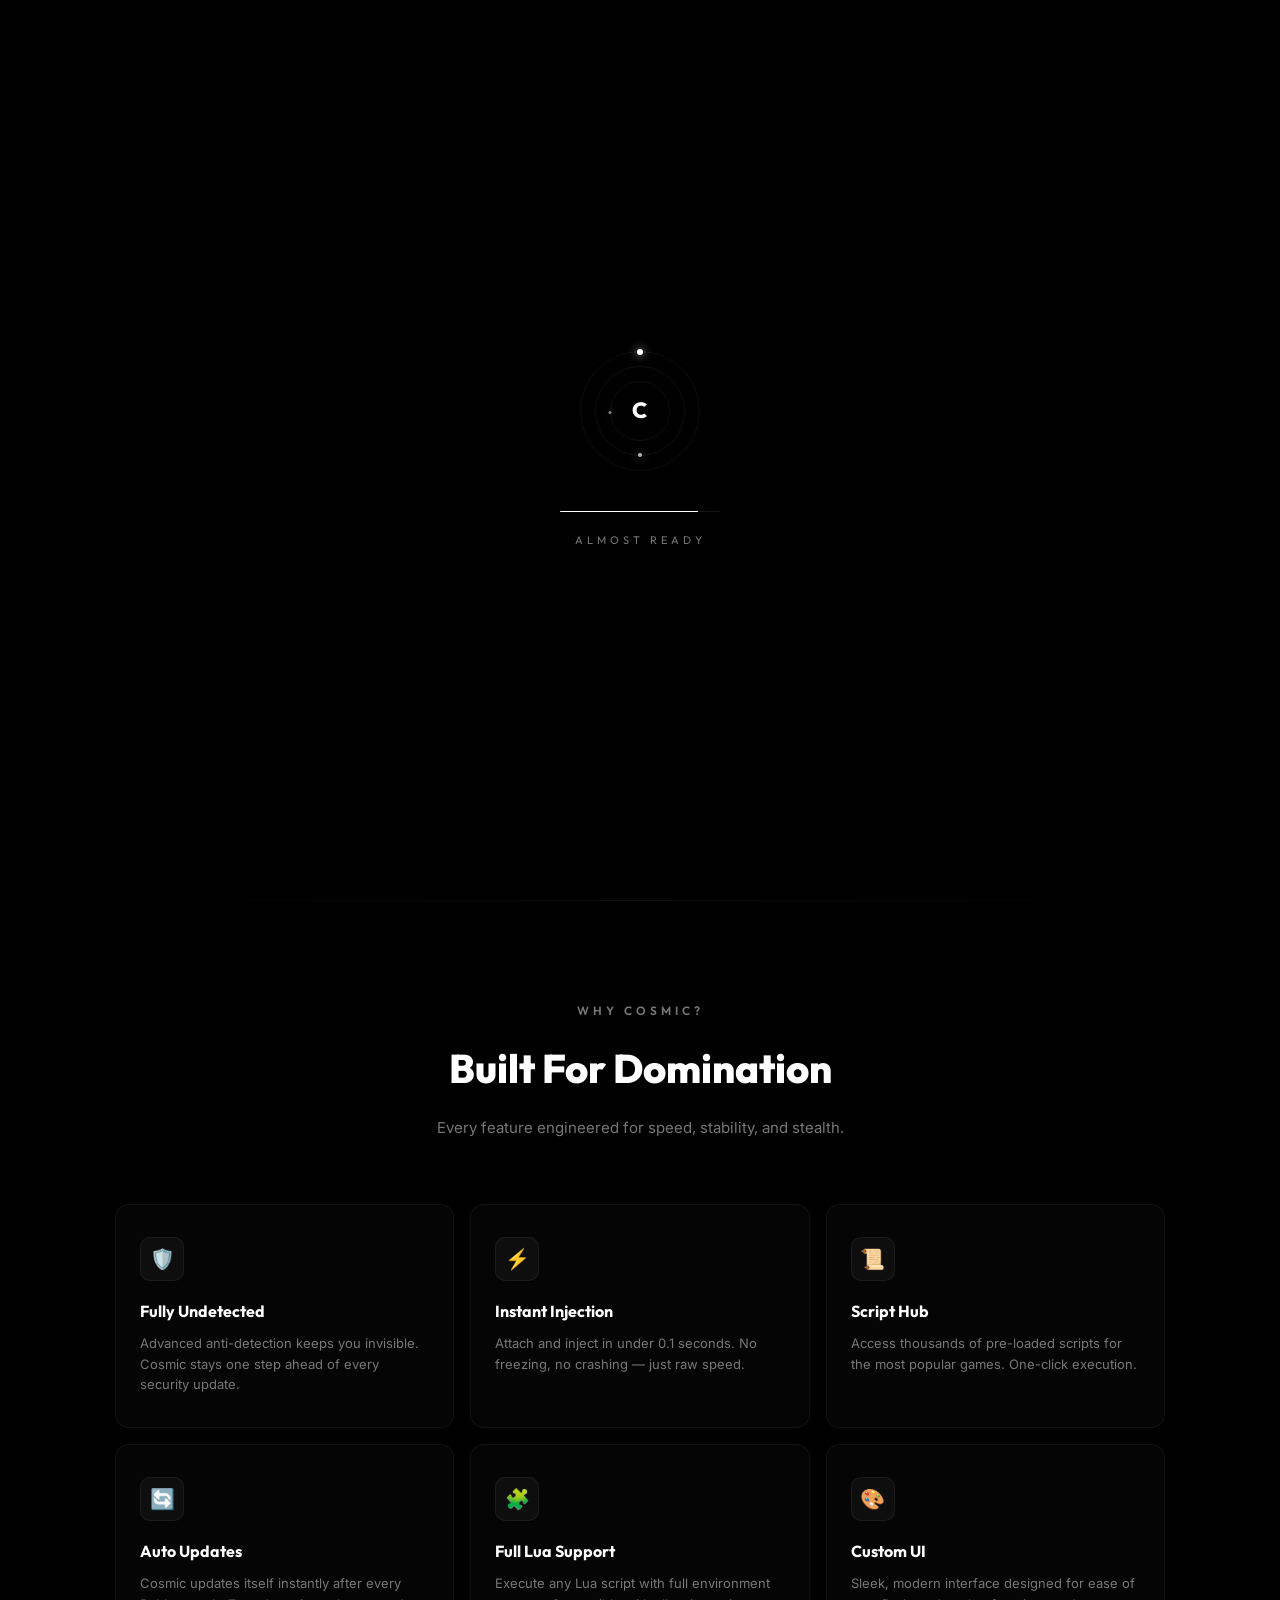
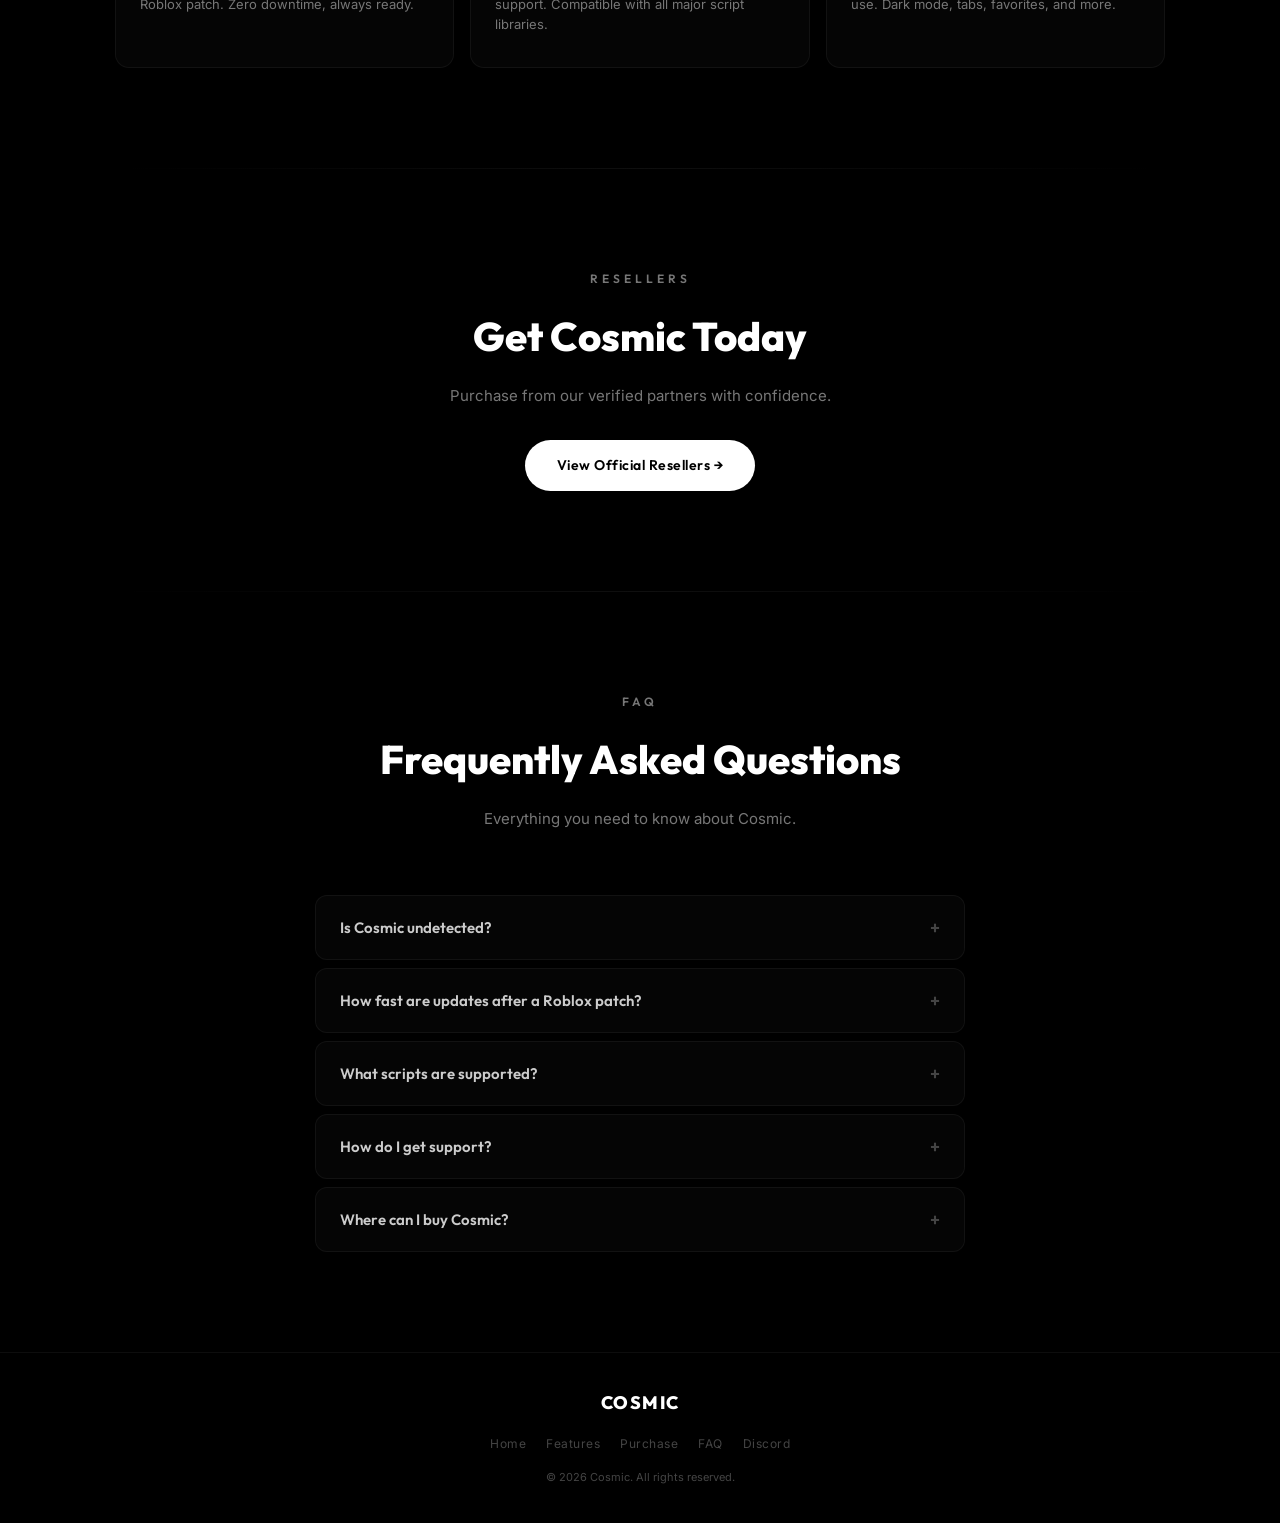
<file: index.html>
<!DOCTYPE html>
<html lang="en">
<head>
    <meta charset="UTF-8">
    <meta name="viewport" content="width=device-width, initial-scale=1.0">
    <title>Cosmic — The Future of Roblox Execution</title>
    <meta name="description" content="The most powerful and undetected Roblox executor.">
    <link rel="stylesheet" href="styles.css">
    <link rel="icon" type="image/png" href="cosmiclogo.png">
</head>
<body>

    <div id="loader">
        <div class="loader-logo">
            <div class="loader-orbit"></div>
            <div class="loader-orbit"></div>
            <div class="loader-orbit"></div>
            <span class="loader-center-text">C</span>
        </div>
        <div class="loader-progress">
            <div class="loader-progress-fill"></div>
        </div>
        <span class="loader-status">Initializing</span>
    </div>

    <nav class="navbar" id="navbar">
        <div class="nav-left">
            <a href="#" class="nav-brand">COSMIC</a>
            <div class="nav-status">
                <span class="nav-status-dot"></span>
                <span class="nav-status-text">Online</span>
            </div>
        </div>
        <div class="nav-right" id="navLinks">
            <a href="#features" class="nav-link">
                <svg viewBox="0 0 24 24" fill="none" stroke="currentColor" stroke-width="2" stroke-linecap="round" stroke-linejoin="round"><polygon points="12 2 2 7 12 12 22 7 12 2"></polygon><polyline points="2 17 12 22 22 17"></polyline><polyline points="2 12 12 17 22 12"></polyline></svg>
                Features
            </a>
            <a href="#faq" class="nav-link">
                <svg viewBox="0 0 24 24" fill="none" stroke="currentColor" stroke-width="2" stroke-linecap="round" stroke-linejoin="round"><circle cx="12" cy="12" r="10"></circle><path d="M9.09 9a3 3 0 0 1 5.83 1c0 2-3 3-3 3"></path><line x1="12" y1="17" x2="12.01" y2="17"></line></svg>
                FAQ
            </a>
            <a href="https://discord.gg/getcosmic" target="_blank" class="nav-link">
                <svg viewBox="0 0 24 24" fill="currentColor"><path d="M20.317 4.3698a19.7913 19.7913 0 00-4.8851-1.5152.0741.0741 0 00-.0785.0371c-.211.3753-.4447.8648-.6083 1.2495-1.8447-.2762-3.68-.2762-5.4868 0-.1636-.3933-.4058-.8742-.6177-1.2495a.077.077 0 00-.0785-.037 19.7363 19.7363 0 00-4.8852 1.515.0699.0699 0 00-.0321.0277C.5334 9.0458-.319 13.5799.0992 18.0578a.0824.0824 0 00.0312.0561c2.0528 1.5076 4.0413 2.4228 5.9929 3.0294a.0777.0777 0 00.0842-.0276c.4616-.6304.8731-1.2952 1.226-1.9942a.076.076 0 00-.0416-.1057c-.6528-.2476-1.2743-.5495-1.8722-.8923a.077.077 0 01-.0076-.1277c.1258-.0943.2517-.1923.3718-.2914a.0743.0743 0 01.0776-.0105c3.9278 1.7933 8.18 1.7933 12.0614 0a.0739.0739 0 01.0785.0095c.1202.099.246.1981.3728.2924a.077.077 0 01-.0066.1276 12.2986 12.2986 0 01-1.873.8914.0766.0766 0 00-.0407.1067c.3604.698.7719 1.3628 1.225 1.9932a.076.076 0 00.0842.0286c1.961-.6067 3.9495-1.5219 6.0023-3.0294a.077.077 0 00.0313-.0552c.5004-5.177-.8382-9.6739-3.5485-13.6604a.061.061 0 00-.0312-.0286zM8.02 15.3312c-1.1825 0-2.1569-1.0857-2.1569-2.419 0-1.3332.9555-2.4189 2.157-2.4189 1.2108 0 2.1757 1.0952 2.1568 2.419 0 1.3332-.9555 2.4189-2.1569 2.4189zm7.9748 0c-1.1825 0-2.1569-1.0857-2.1569-2.419 0-1.3332.9554-2.4189 2.1569-2.4189 1.2108 0 2.1757 1.0952 2.1568 2.419 0 1.3332-.946 2.4189-2.1568 2.4189Z"/></svg>
                Discord
            </a>
            <a href="resellers.html" class="nav-link">
                <svg viewBox="0 0 24 24" fill="none" stroke="currentColor" stroke-width="2" stroke-linecap="round" stroke-linejoin="round"><circle cx="9" cy="21" r="1"></circle><circle cx="20" cy="21" r="1"></circle><path d="M1 1h4l2.68 13.39a2 2 0 0 0 2 1.61h9.72a2 2 0 0 0 2-1.61L23 6H6"></path></svg>
                Purchase
            </a>
            <a href="resellers.html" class="nav-cta">
                <svg viewBox="0 0 24 24" fill="none" stroke="currentColor" stroke-width="2" stroke-linecap="round" stroke-linejoin="round"><path d="M21 15v4a2 2 0 0 1-2 2H5a2 2 0 0 1-2-2v-4"></path><polyline points="7 10 12 15 17 10"></polyline><line x1="12" y1="15" x2="12" y2="3"></line></svg>
                Get Cosmic
            </a>
        </div>
        <button class="hamburger" id="hamburger" aria-label="Menu">
            <span></span>
            <span></span>
            <span></span>
        </button>
    </nav>

    <canvas id="starCanvas"></canvas>

    <section class="hero" id="home">
        <div class="hero-glow hero-glow-1"></div>
        <div class="hero-glow hero-glow-2"></div>
        <div class="hero-content">
            <div class="hero-badge">
                <span class="dot"></span>
                Now Available
            </div>
            <h1 class="hero-title">
                <span class="hero-title-text">COSMIC</span>
            </h1>
            <p class="hero-subtitle">The most powerful and undetected Roblox executor. Dominate every server with lightning-fast execution.</p>
            <div class="hero-buttons">
                <a href="#purchase" class="btn-primary">
                    <svg width="16" height="16" viewBox="0 0 24 24" fill="none" stroke="currentColor" stroke-width="2" stroke-linecap="round" stroke-linejoin="round"><path d="M21 15v4a2 2 0 0 1-2 2H5a2 2 0 0 1-2-2v-4"></path><polyline points="7 10 12 15 17 10"></polyline><line x1="12" y1="15" x2="12" y2="3"></line></svg>
                    Get Cosmic Now
                </a>
                <a href="#features" class="btn-secondary">Explore Features</a>
            </div>
            <div class="hero-stats">
                <div class="stat-item">
                    <div class="stat-number">99.9%</div>
                    <div class="stat-label">Uptime</div>
                </div>
                <div class="stat-item">
                    <div class="stat-number">0.1s</div>
                    <div class="stat-label">Injection</div>
                </div>
                <div class="stat-item">
                    <div class="stat-number">24/7</div>
                    <div class="stat-label">Support</div>
                </div>
            </div>
        </div>
    </section>

    <div class="section-divider"></div>

    <section id="features">
        <div class="section-container">
            <div class="section-header reveal">
                <div class="section-tag">Why Cosmic?</div>
                <h2 class="section-title">Built For Domination</h2>
                <p class="section-desc">Every feature engineered for speed, stability, and stealth.</p>
            </div>
            <div class="features-grid">
                <div class="feature-card reveal reveal-delay-1">
                    <div class="feature-icon">🛡️</div>
                    <h3 class="feature-title">Fully Undetected</h3>
                    <p class="feature-desc">Advanced anti-detection keeps you invisible. Cosmic stays one step ahead of every security update.</p>
                </div>
                <div class="feature-card reveal reveal-delay-2">
                    <div class="feature-icon">⚡</div>
                    <h3 class="feature-title">Instant Injection</h3>
                    <p class="feature-desc">Attach and inject in under 0.1 seconds. No freezing, no crashing — just raw speed.</p>
                </div>
                <div class="feature-card reveal reveal-delay-3">
                    <div class="feature-icon">📜</div>
                    <h3 class="feature-title">Script Hub</h3>
                    <p class="feature-desc">Access thousands of pre-loaded scripts for the most popular games. One-click execution.</p>
                </div>
                <div class="feature-card reveal reveal-delay-1">
                    <div class="feature-icon">🔄</div>
                    <h3 class="feature-title">Auto Updates</h3>
                    <p class="feature-desc">Cosmic updates itself instantly after every Roblox patch. Zero downtime, always ready.</p>
                </div>
                <div class="feature-card reveal reveal-delay-2">
                    <div class="feature-icon">🧩</div>
                    <h3 class="feature-title">Full Lua Support</h3>
                    <p class="feature-desc">Execute any Lua script with full environment support. Compatible with all major script libraries.</p>
                </div>
                <div class="feature-card reveal reveal-delay-3">
                    <div class="feature-icon">🎨</div>
                    <h3 class="feature-title">Custom UI</h3>
                    <p class="feature-desc">Sleek, modern interface designed for ease of use. Dark mode, tabs, favorites, and more.</p>
                </div>
            </div>
        </div>
    </section>

    <div class="section-divider"></div>

    <section id="purchase">
        <div class="section-container" style="text-align: center;">
            <div class="section-header reveal" style="margin-bottom: 32px;">
                <div class="section-tag">Resellers</div>
                <h2 class="section-title">Get Cosmic Today</h2>
                <p class="section-desc">Purchase from our verified partners with confidence.</p>
            </div>
            <a href="resellers.html" class="btn-primary reveal">
                View Official Resellers →
            </a>
        </div>
    </section>

    <div class="section-divider"></div>

    <section id="faq">
        <div class="section-container">
            <div class="section-header reveal">
                <div class="section-tag">FAQ</div>
                <h2 class="section-title">Frequently Asked Questions</h2>
                <p class="section-desc">Everything you need to know about Cosmic.</p>
            </div>
            <div class="faq-list">
                <div class="faq-item reveal reveal-delay-1">
                    <button class="faq-question">
                        <span>Is Cosmic undetected?</span>
                        <span class="faq-icon">+</span>
                    </button>
                    <div class="faq-answer">
                        <div class="faq-answer-inner">Yes, Cosmic uses advanced anti-detection technology to remain fully undetected. Our team monitors every Roblox update and pushes patches before they can affect you.</div>
                    </div>
                </div>
                <div class="faq-item reveal reveal-delay-2">
                    <button class="faq-question">
                        <span>How fast are updates after a Roblox patch?</span>
                        <span class="faq-icon">+</span>
                    </button>
                    <div class="faq-answer">
                        <div class="faq-answer-inner">Cosmic typically updates within minutes of a Roblox patch. Our automated systems detect changes and push fixes rapidly, so you experience minimal downtime.</div>
                    </div>
                </div>
                <div class="faq-item reveal reveal-delay-3">
                    <button class="faq-question">
                        <span>What scripts are supported?</span>
                        <span class="faq-icon">+</span>
                    </button>
                    <div class="faq-answer">
                        <div class="faq-answer-inner">Cosmic supports all Lua scripts with a full execution environment. It is compatible with popular script hubs and libraries. If a script works on other top-tier executors, it works on Cosmic.</div>
                    </div>
                </div>
                <div class="faq-item reveal reveal-delay-4">
                    <button class="faq-question">
                        <span>How do I get support?</span>
                        <span class="faq-icon">+</span>
                    </button>
                    <div class="faq-answer">
                        <div class="faq-answer-inner"><a href="https://discord.gg/getcosmic" target="_blank" style="color:var(--accent); text-decoration:none;">Join our Discord community</a> for 24/7 support from our team and other users. We also have detailed documentation and video tutorials available.</div>
                    </div>
                </div>
                <div class="faq-item reveal reveal-delay-1">
                    <button class="faq-question">
                        <span>Where can I buy Cosmic?</span>
                        <span class="faq-icon">+</span>
                    </button>
                    <div class="faq-answer">
                        <div class="faq-answer-inner">You can purchase Cosmic from any of our authorized resellers listed in the Purchase section above. Each reseller offers instant key delivery.</div>
                    </div>
                </div>
            </div>
        </div>
    </section>

    <footer class="footer">
        <div class="footer-inner">
            <div class="footer-brand">COSMIC</div>
            <div class="footer-links">
                <a href="#home">Home</a>
                <a href="#features">Features</a>
                <a href="resellers.html">Purchase</a>
                <a href="#faq">FAQ</a>
                <a href="https://discord.gg/getcosmic" target="_blank">Discord</a>
            </div>
            <div class="footer-copy">&copy; 2026 Cosmic. All rights reserved.</div>
        </div>
    </footer>

    <script src="script.js"></script>
</body>
</html>
</file>
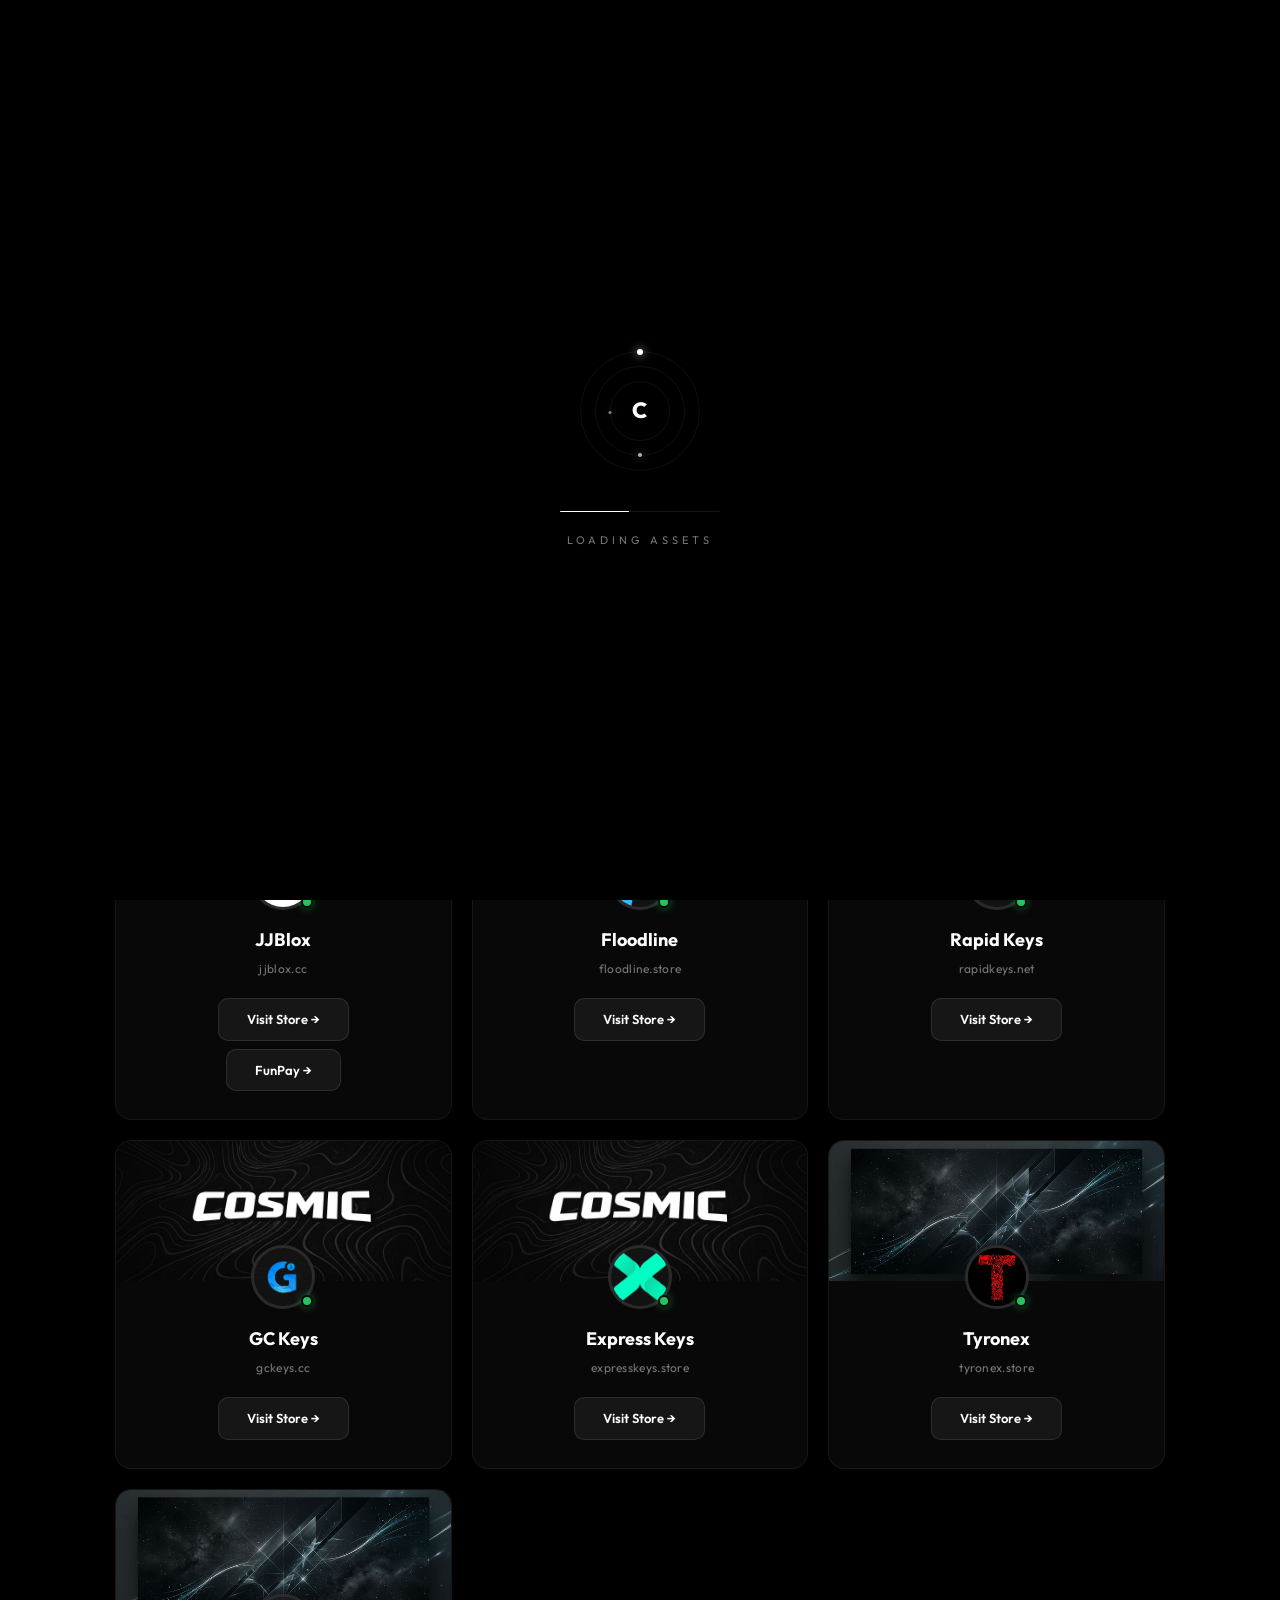
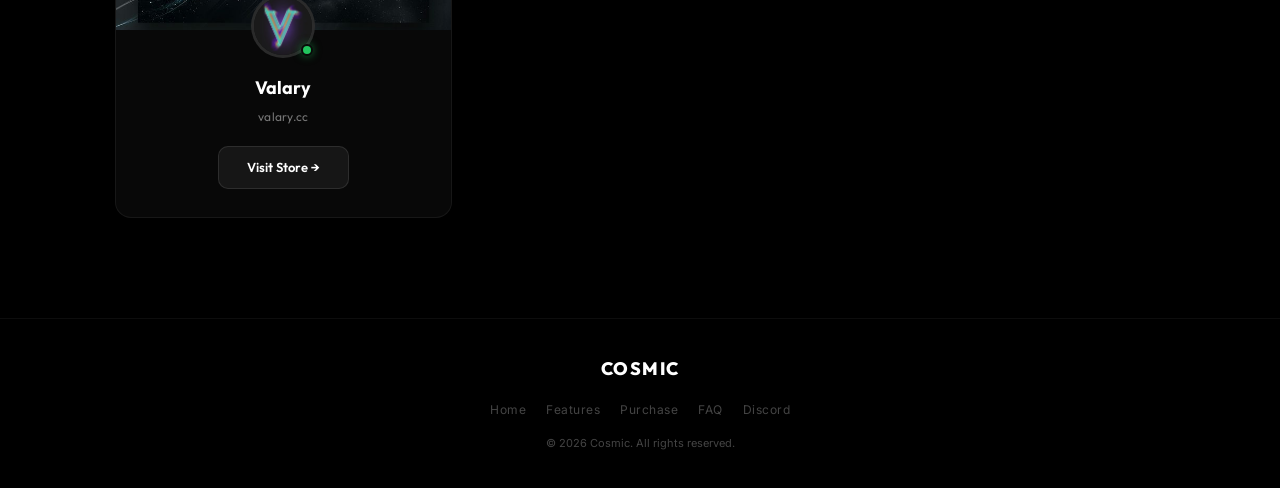
<file: resellers.html>
<!DOCTYPE html>
<html lang="en">
<head>
    <meta charset="UTF-8">
    <meta name="viewport" content="width=device-width, initial-scale=1.0">
    <title>Cosmic — Official Resellers</title>
    <meta name="description" content="Purchase Cosmic from our verified and trusted resellers. Instant key delivery available.">
    <link rel="stylesheet" href="styles.css">
    <link rel="icon" type="image/png" href="cosmiclogo.png">
</head>
<body>

    <div id="loader">
        <div class="loader-logo">
            <div class="loader-orbit"></div>
            <div class="loader-orbit"></div>
            <div class="loader-orbit"></div>
            <span class="loader-center-text">C</span>
        </div>
        <div class="loader-progress">
            <div class="loader-progress-fill"></div>
        </div>
        <span class="loader-status">Initializing</span>
    </div>

    <canvas id="starCanvas"></canvas>

    <nav class="navbar" id="navbar">
        <div class="nav-left">
            <a href="index.html" class="nav-brand">COSMIC</a>
            <div class="nav-status">
                <span class="nav-status-dot"></span>
                <span class="nav-status-text">Online</span>
            </div>
        </div>
        <div class="nav-right" id="navLinks">
            <a href="index.html#features" class="nav-link">
                <svg viewBox="0 0 24 24" fill="none" stroke="currentColor" stroke-width="2" stroke-linecap="round" stroke-linejoin="round"><polygon points="12 2 2 7 12 12 22 7 12 2"></polygon><polyline points="2 17 12 22 22 17"></polyline><polyline points="2 12 12 17 22 12"></polyline></svg>
                Features
            </a>
            <a href="index.html#faq" class="nav-link">
                <svg viewBox="0 0 24 24" fill="none" stroke="currentColor" stroke-width="2" stroke-linecap="round" stroke-linejoin="round"><circle cx="12" cy="12" r="10"></circle><path d="M9.09 9a3 3 0 0 1 5.83 1c0 2-3 3-3 3"></path><line x1="12" y1="17" x2="12.01" y2="17"></line></svg>
                FAQ
            </a>
            <a href="https://discord.gg/getcosmic" target="_blank" class="nav-link">
                <svg viewBox="0 0 24 24" fill="currentColor"><path d="M20.317 4.3698a19.7913 19.7913 0 00-4.8851-1.5152.0741.0741 0 00-.0785.0371c-.211.3753-.4447.8648-.6083 1.2495-1.8447-.2762-3.68-.2762-5.4868 0-.1636-.3933-.4058-.8742-.6177-1.2495a.077.077 0 00-.0785-.037 19.7363 19.7363 0 00-4.8852 1.515.0699.0699 0 00-.0321.0277C.5334 9.0458-.319 13.5799.0992 18.0578a.0824.0824 0 00.0312.0561c2.0528 1.5076 4.0413 2.4228 5.9929 3.0294a.0777.0777 0 00.0842-.0276c.4616-.6304.8731-1.2952 1.226-1.9942a.076.076 0 00-.0416-.1057c-.6528-.2476-1.2743-.5495-1.8722-.8923a.077.077 0 01-.0076-.1277c.1258-.0943.2517-.1923.3718-.2914a.0743.0743 0 01.0776-.0105c3.9278 1.7933 8.18 1.7933 12.0614 0a.0739.0739 0 01.0785.0095c.1202.099.246.1981.3728.2924a.077.077 0 01-.0066.1276 12.2986 12.2986 0 01-1.873.8914.0766.0766 0 00-.0407.1067c.3604.698.7719 1.3628 1.225 1.9932a.076.076 0 00.0842.0286c1.961-.6067 3.9495-1.5219 6.0023-3.0294a.077.077 0 00.0313-.0552c.5004-5.177-.8382-9.6739-3.5485-13.6604a.061.061 0 00-.0312-.0286zM8.02 15.3312c-1.1825 0-2.1569-1.0857-2.1569-2.419 0-1.3332.9555-2.4189 2.157-2.4189 1.2108 0 2.1757 1.0952 2.1568 2.419 0 1.3332-.9555 2.4189-2.1569 2.4189zm7.9748 0c-1.1825 0-2.1569-1.0857-2.1569-2.419 0-1.3332.9554-2.4189 2.1569-2.4189 1.2108 0 2.1757 1.0952 2.1568 2.419 0 1.3332-.946 2.4189-2.1568 2.4189Z"/></svg>
                Discord
            </a>
            <a href="resellers.html" class="nav-link" style="color:#fff; background:rgba(255,255,255,0.06); border-color:rgba(255,255,255,0.1);">
                <svg viewBox="0 0 24 24" fill="none" stroke="currentColor" stroke-width="2" stroke-linecap="round" stroke-linejoin="round"><circle cx="9" cy="21" r="1"></circle><circle cx="20" cy="21" r="1"></circle><path d="M1 1h4l2.68 13.39a2 2 0 0 0 2 1.61h9.72a2 2 0 0 0 2-1.61L23 6H6"></path></svg>
                Purchase
            </a>
            <a href="https://wyv.gg/product/cosmic-executor/" target="_blank" class="nav-cta">
                <svg viewBox="0 0 24 24" fill="none" stroke="currentColor" stroke-width="2" stroke-linecap="round" stroke-linejoin="round"><path d="M21 15v4a2 2 0 0 1-2 2H5a2 2 0 0 1-2-2v-4"></path><polyline points="7 10 12 15 17 10"></polyline><line x1="12" y1="15" x2="12" y2="3"></line></svg>
                Get Cosmic
            </a>
        </div>
        <button class="hamburger" id="hamburger" aria-label="Menu">
            <span></span>
            <span></span>
            <span></span>
        </button>
    </nav>

    <section class="resellers-page">
        <div class="section-container">
            <div class="section-header reveal">
                <div class="section-tag">Purchase</div>
                <h1 class="section-title resellers-page-title">Official Cosmic Resellers</h1>
                <p class="section-desc">Purchase from our verified partners with confidence. For any disputes or issues, please contact the respective store owner directly.</p>
            </div>

            <div class="official-store reveal">
                <div class="official-store-badge">Official Store</div>
                <div class="official-store-card">
                    <div class="official-store-left">
                        <div class="official-store-avatar">
                            <img src="images/wyv.jpg" alt="Wyv">
                        </div>
                        <div class="official-store-info">
                            <h2 class="official-store-name">Wyv.gg</h2>
                            <span class="official-store-url">wyv.gg</span>
                        </div>
                    </div>
                    <a href="https://wyv.gg/product/cosmic-executor/" target="_blank" class="official-store-btn">
                        <svg width="16" height="16" viewBox="0 0 24 24" fill="none" stroke="currentColor" stroke-width="2" stroke-linecap="round" stroke-linejoin="round"><circle cx="9" cy="21" r="1"></circle><circle cx="20" cy="21" r="1"></circle><path d="M1 1h4l2.68 13.39a2 2 0 0 0 2 1.61h9.72a2 2 0 0 0 2-1.61L23 6H6"></path></svg>
                        Visit Official Store →
                    </a>
                </div>
            </div>

            <div class="resellers-divider-label reveal">
                <span>Authorized Resellers</span>
            </div>

            <div class="resellers-grid">
                <div class="reseller-card reveal reveal-delay-1">
                    <div class="reseller-banner reseller-banner-logo">
                        <img src="images/jjblox.jpg" alt="JJBlox">
                    </div>
                    <div class="reseller-body">
                        <div class="reseller-avatar-wrap">
                            <div class="reseller-avatar reseller-avatar-img">
                                <img src="images/jjblox.jpg" alt="JJBlox">
                            </div>
                            <span class="reseller-status"></span>
                        </div>
                        <h3 class="reseller-name">JJBlox</h3>
                        <span class="reseller-handle">jjblox.cc</span>
                        <div class="reseller-links">
                            <a href="https://jjblox.cc/product?id=cosmic" target="_blank" class="reseller-btn">Visit Store →</a>
                            <a href="https://funpay.com/en/lots/offer?id=66171756" target="_blank" class="reseller-btn reseller-btn-alt">FunPay →</a>
                        </div>
                    </div>
                </div>

                <div class="reseller-card reveal reveal-delay-2">
                    <div class="reseller-banner">
                        <img src="cosmicbanner.jpg" alt="Banner">
                    </div>
                    <div class="reseller-body">
                        <div class="reseller-avatar-wrap">
                            <div class="reseller-avatar reseller-avatar-img">
                                <img src="images/floodline.png" alt="Floodline">
                            </div>
                            <span class="reseller-status"></span>
                        </div>
                        <h3 class="reseller-name">Floodline</h3>
                        <span class="reseller-handle">floodline.store</span>
                        <a href="https://floodline.store/product/cosmic" target="_blank" class="reseller-btn">Visit Store →</a>
                    </div>
                </div>

                <div class="reseller-card reveal reveal-delay-3">
                    <div class="reseller-banner">
                        <img src="cosmicbanner.jpg" alt="Banner">
                    </div>
                    <div class="reseller-body">
                        <div class="reseller-avatar-wrap">
                            <div class="reseller-avatar reseller-avatar-img">
                                <img src="images/rapidkeys.jpg" alt="Rapid Keys">
                            </div>
                            <span class="reseller-status"></span>
                        </div>
                        <h3 class="reseller-name">Rapid Keys</h3>
                        <span class="reseller-handle">rapidkeys.net</span>
                        <a href="https://rapidkeys.net/product?id=cosmic" target="_blank" class="reseller-btn">Visit Store →</a>
                    </div>
                </div>

                <div class="reseller-card reveal reveal-delay-1">
                    <div class="reseller-banner">
                        <img src="cosmicbanner.jpg" alt="Banner">
                    </div>
                    <div class="reseller-body">
                        <div class="reseller-avatar-wrap">
                            <div class="reseller-avatar reseller-avatar-img">
                                <img src="images/gckeys.jpg" alt="GC Keys">
                            </div>
                            <span class="reseller-status"></span>
                        </div>
                        <h3 class="reseller-name">GC Keys</h3>
                        <span class="reseller-handle">gckeys.cc</span>
                        <a href="https://gckeys.cc/product?slug=cosmic" target="_blank" class="reseller-btn">Visit Store →</a>
                    </div>
                </div>

                <div class="reseller-card reveal reveal-delay-2">
                    <div class="reseller-banner">
                        <img src="cosmicbanner.jpg" alt="Banner">
                    </div>
                    <div class="reseller-body">
                        <div class="reseller-avatar-wrap">
                            <div class="reseller-avatar reseller-avatar-img">
                                <img src="images/expresskeys.png" alt="Express Keys">
                            </div>
                            <span class="reseller-status"></span>
                        </div>
                        <h3 class="reseller-name">Express Keys</h3>
                        <span class="reseller-handle">expresskeys.store</span>
                        <a href="https://expresskeys.store/" target="_blank" class="reseller-btn">Visit Store →</a>
                    </div>
                </div>

                <div class="reseller-card reveal reveal-delay-3">
                    <div class="reseller-banner">
                        <img src="banner.png" alt="Banner">
                    </div>
                    <div class="reseller-body">
                        <div class="reseller-avatar-wrap">
                            <div class="reseller-avatar reseller-avatar-img">
                                <img src="images/tyronex.jpg" alt="Tyronex">
                            </div>
                            <span class="reseller-status"></span>
                        </div>
                        <h3 class="reseller-name">Tyronex</h3>
                        <span class="reseller-handle">tyronex.store</span>
                        <a href="https://tyronex.store/product/Cosmic-Premium-Buy-From-Tyronex-Best-Service/" target="_blank" class="reseller-btn">Visit Store →</a>
                    </div>
                </div>

                <div class="reseller-card reveal reveal-delay-1">
                    <div class="reseller-banner">
                        <img src="banner.png" alt="Banner">
                    </div>
                    <div class="reseller-body">
                        <div class="reseller-avatar-wrap">
                            <div class="reseller-avatar reseller-avatar-img">
                                <img src="images/valary.jpg" alt="Valary">
                            </div>
                            <span class="reseller-status"></span>
                        </div>
                        <h3 class="reseller-name">Valary</h3>
                        <span class="reseller-handle">valary.cc</span>
                        <a href="https://valary.cc/product?id=cosmic-executor" target="_blank" class="reseller-btn">Visit Store →</a>
                    </div>
                </div>
            </div>
        </div>
    </section>

    <footer class="footer">
        <div class="footer-inner">
            <div class="footer-brand">COSMIC</div>
            <div class="footer-links">
                <a href="index.html">Home</a>
                <a href="index.html#features">Features</a>
                <a href="resellers.html">Purchase</a>
                <a href="index.html#faq">FAQ</a>
                <a href="https://discord.gg/getcosmic" target="_blank">Discord</a>
            </div>
            <div class="footer-copy">&copy; 2026 Cosmic. All rights reserved.</div>
        </div>
    </footer>

    <script src="script.js"></script>
</body>
</html>
</file>
<file: styles.css>
@import url('https://fonts.googleapis.com/css2?family=Outfit:wght@300;400;500;600;700;800;900&family=Inter:wght@300;400;500;600&display=swap');

:root {
    --bg-primary: #000000;
    --bg-secondary: #0a0a0a;
    --bg-card: rgba(255, 255, 255, 0.03);
    --white: #ffffff;
    --white-dim: #cccccc;
    --white-muted: #777777;
    --white-subtle: #444444;
    --border: rgba(255, 255, 255, 0.08);
    --border-hover: rgba(255, 255, 255, 0.15);
    --glass-bg: rgba(10, 10, 10, 0.7);
    --glass-border: rgba(255, 255, 255, 0.08);
    --glow: rgba(255, 255, 255, 0.06);
    --radius: 14px;
    --transition: 0.3s cubic-bezier(0.4, 0, 0.2, 1);
}

*,
*::before,
*::after {
    margin: 0;
    padding: 0;
    box-sizing: border-box;
}

html {
    scroll-behavior: smooth;
    scrollbar-width: thin;
    scrollbar-color: #333 #000;
}

body {
    font-family: 'Inter', sans-serif;
    background: var(--bg-primary);
    color: var(--white);
    overflow-x: hidden;
    line-height: 1.6;
}

::-webkit-scrollbar {
    width: 5px;
}

::-webkit-scrollbar-track {
    background: #000;
}

::-webkit-scrollbar-thumb {
    background: #333;
    border-radius: 10px;
}

/* ============ LOADING SCREEN ============ */

#loader {
    position: fixed;
    inset: 0;
    z-index: 10000;
    background: #000000;
    display: flex;
    flex-direction: column;
    align-items: center;
    justify-content: center;
    transition: opacity 0.8s ease, visibility 0.8s ease;
}

#loader.hidden {
    opacity: 0;
    visibility: hidden;
    pointer-events: none;
}

.loader-logo {
    position: relative;
    width: 120px;
    height: 120px;
    margin-bottom: 40px;
}

.loader-orbit {
    position: absolute;
    inset: 0;
    border-radius: 50%;
    border: 1px solid rgba(255, 255, 255, 0.06);
}

.loader-orbit:nth-child(1) {
    animation: loaderOrbit1 3s linear infinite;
}

.loader-orbit:nth-child(2) {
    inset: 15px;
    animation: loaderOrbit2 2.5s linear infinite reverse;
}

.loader-orbit:nth-child(3) {
    inset: 30px;
    animation: loaderOrbit3 2s linear infinite;
}

.loader-orbit::after {
    content: '';
    position: absolute;
    width: 6px;
    height: 6px;
    background: #fff;
    border-radius: 50%;
    top: -3px;
    left: 50%;
    transform: translateX(-50%);
    box-shadow: 0 0 10px rgba(255, 255, 255, 0.8), 0 0 30px rgba(255, 255, 255, 0.3);
}

.loader-orbit:nth-child(2)::after {
    width: 4px;
    height: 4px;
    top: auto;
    bottom: -2px;
    opacity: 0.7;
}

.loader-orbit:nth-child(3)::after {
    width: 3px;
    height: 3px;
    top: 50%;
    left: -1.5px;
    opacity: 0.5;
}

.loader-center-text {
    position: absolute;
    top: 50%;
    left: 50%;
    transform: translate(-50%, -50%);
    font-family: 'Outfit', sans-serif;
    font-size: 22px;
    font-weight: 800;
    color: #fff;
    letter-spacing: 2px;
    animation: loaderTextPulse 2s ease-in-out infinite;
}

.loader-progress {
    width: 160px;
    height: 1px;
    background: rgba(255, 255, 255, 0.08);
    border-radius: 10px;
    overflow: hidden;
    margin-bottom: 20px;
}

.loader-progress-fill {
    width: 0%;
    height: 100%;
    background: #fff;
    border-radius: 10px;
    transition: width 0.3s ease;
    box-shadow: 0 0 8px rgba(255, 255, 255, 0.5);
}

.loader-status {
    font-family: 'Outfit', sans-serif;
    font-size: 11px;
    color: var(--white-muted);
    letter-spacing: 4px;
    text-transform: uppercase;
}

@keyframes loaderOrbit1 {
    to {
        transform: rotate(360deg);
    }
}

@keyframes loaderOrbit2 {
    to {
        transform: rotate(360deg);
    }
}

@keyframes loaderOrbit3 {
    to {
        transform: rotate(360deg);
    }
}

@keyframes loaderTextPulse {

    0%,
    100% {
        opacity: 0.4;
    }

    50% {
        opacity: 1;
    }
}

/* ============ NAVBAR (Wave-style floating pill) ============ */

.navbar {
    position: fixed;
    top: 20px;
    left: 50%;
    transform: translateX(-50%);
    z-index: 1000;
    width: calc(100% - 48px);
    max-width: 1000px;
    height: 64px;
    display: flex;
    align-items: center;
    justify-content: space-between;
    padding: 0 12px 0 24px;
    background: rgba(10, 10, 10, 0.6);
    backdrop-filter: blur(24px) saturate(1.6);
    -webkit-backdrop-filter: blur(24px) saturate(1.6);
    border: 1px solid rgba(255, 255, 255, 0.06);
    border-radius: 50px;
    transition: var(--transition);
}

.navbar.scrolled {
    top: 12px;
    background: rgba(5, 5, 5, 0.85);
    border-color: rgba(255, 255, 255, 0.1);
    box-shadow: 0 8px 40px rgba(0, 0, 0, 0.5);
}

.nav-left {
    display: flex;
    align-items: center;
    gap: 12px;
}

.nav-brand {
    font-family: 'Outfit', sans-serif;
    font-size: 20px;
    font-weight: 800;
    color: #fff;
    text-decoration: none;
    letter-spacing: 1.5px;
    transition: var(--transition);
}

.nav-brand:hover {
    opacity: 0.8;
}

.nav-status {
    display: flex;
    align-items: center;
    gap: 6px;
    padding: 4px 12px;
    border-radius: 20px;
    background: rgba(255, 255, 255, 0.04);
    border: 1px solid rgba(255, 255, 255, 0.06);
}

.nav-status-dot {
    width: 6px;
    height: 6px;
    background: #22c55e;
    border-radius: 50%;
    animation: statusPulse 2s ease-in-out infinite;
    box-shadow: 0 0 6px rgba(34, 197, 94, 0.6);
}

.nav-status-text {
    font-family: 'Outfit', sans-serif;
    font-size: 11px;
    font-weight: 500;
    color: var(--white-muted);
    text-transform: uppercase;
    letter-spacing: 1px;
}

@keyframes statusPulse {

    0%,
    100% {
        opacity: 1;
        transform: scale(1);
    }

    50% {
        opacity: 0.5;
        transform: scale(0.8);
    }
}

.nav-right {
    display: flex;
    align-items: center;
    gap: 8px;
}

.nav-link {
    font-family: 'Outfit', sans-serif;
    font-size: 13px;
    font-weight: 500;
    color: var(--white-dim);
    text-decoration: none;
    padding: 10px 18px;
    border-radius: 50px;
    border: 1px solid transparent;
    transition: var(--transition);
    display: flex;
    align-items: center;
    gap: 7px;
}

.nav-link:hover {
    color: #fff;
    background: rgba(255, 255, 255, 0.06);
    border-color: rgba(255, 255, 255, 0.08);
}

.nav-link svg {
    width: 15px;
    height: 15px;
    opacity: 0.7;
}

.nav-link:hover svg {
    opacity: 1;
}

.nav-cta {
    font-family: 'Outfit', sans-serif;
    font-size: 13px;
    font-weight: 600;
    color: #000;
    text-decoration: none;
    padding: 10px 22px;
    border-radius: 50px;
    background: #fff;
    border: none;
    transition: var(--transition);
    display: flex;
    align-items: center;
    gap: 7px;
    cursor: pointer;
}

.nav-cta:hover {
    background: #e0e0e0;
    box-shadow: 0 0 25px rgba(255, 255, 255, 0.15);
    transform: translateY(-1px);
}

.nav-cta svg {
    width: 15px;
    height: 15px;
}

.hamburger {
    display: none;
    flex-direction: column;
    gap: 5px;
    cursor: pointer;
    padding: 8px;
    background: none;
    border: none;
    z-index: 1001;
}

.hamburger span {
    width: 20px;
    height: 1.5px;
    background: #fff;
    border-radius: 2px;
    transition: var(--transition);
}

.hamburger.active span:nth-child(1) {
    transform: rotate(45deg) translate(4.5px, 4.5px);
}

.hamburger.active span:nth-child(2) {
    opacity: 0;
}

.hamburger.active span:nth-child(3) {
    transform: rotate(-45deg) translate(4.5px, -4.5px);
}

/* ============ HERO ============ */

.hero {
    position: relative;
    min-height: 100vh;
    display: flex;
    flex-direction: column;
    align-items: center;
    justify-content: center;
    text-align: center;
    padding: 140px 20px 80px;
    overflow: hidden;
}

#starCanvas {
    position: fixed;
    top: 0;
    left: 0;
    width: 100vw;
    height: 100vh;
    z-index: 0;
    pointer-events: none;
}

.hero-glow {
    position: absolute;
    width: 500px;
    height: 500px;
    border-radius: 50%;
    filter: blur(140px);
    opacity: 0.07;
    z-index: 0;
    pointer-events: none;
}

.hero-glow-1 {
    background: #fff;
    top: 15%;
    left: 25%;
    animation: glowFloat 10s ease-in-out infinite;
}

.hero-glow-2 {
    background: #fff;
    bottom: 15%;
    right: 20%;
    animation: glowFloat 12s ease-in-out infinite reverse;
}

.hero-content {
    position: relative;
    z-index: 1;
}

.hero-badge {
    display: inline-flex;
    align-items: center;
    gap: 8px;
    padding: 8px 20px;
    border-radius: 50px;
    background: rgba(255, 255, 255, 0.04);
    border: 1px solid rgba(255, 255, 255, 0.08);
    font-family: 'Outfit', sans-serif;
    font-size: 12px;
    font-weight: 500;
    color: var(--white-dim);
    margin-bottom: 36px;
    letter-spacing: 2px;
    text-transform: uppercase;
    animation: fadeInUp 0.8s ease forwards;
    opacity: 0;
}

.hero-badge .dot {
    width: 6px;
    height: 6px;
    background: #22c55e;
    border-radius: 50%;
    animation: statusPulse 2s ease-in-out infinite;
    box-shadow: 0 0 6px rgba(34, 197, 94, 0.5);
}

.hero-title {
    font-family: 'Outfit', sans-serif;
    font-size: clamp(64px, 13vw, 160px);
    font-weight: 900;
    line-height: 0.95;
    letter-spacing: -3px;
    margin-bottom: 28px;
    position: relative;
    animation: fadeInUp 0.8s ease 0.15s forwards;
    opacity: 0;
}

.hero-title-text {
    color: #fff;
    position: relative;
    display: inline-block;
    text-shadow: 0 0 80px rgba(255, 255, 255, 0.15);
}

.hero-title-text::after {
    content: 'COSMIC';
    position: absolute;
    inset: 0;
    color: #fff;
    filter: blur(40px);
    opacity: 0.2;
    z-index: -1;
}

.hero-subtitle {
    font-family: 'Outfit', sans-serif;
    font-size: clamp(16px, 2.2vw, 20px);
    font-weight: 300;
    color: var(--white-muted);
    max-width: 480px;
    margin: 0 auto 48px;
    line-height: 1.6;
    animation: fadeInUp 0.8s ease 0.3s forwards;
    opacity: 0;
}

.hero-buttons {
    display: flex;
    gap: 12px;
    justify-content: center;
    flex-wrap: wrap;
    animation: fadeInUp 0.8s ease 0.45s forwards;
    opacity: 0;
}

.btn-primary {
    font-family: 'Outfit', sans-serif;
    font-size: 14px;
    font-weight: 600;
    padding: 14px 32px;
    border-radius: 50px;
    border: none;
    cursor: pointer;
    background: #fff;
    color: #000;
    letter-spacing: 0.5px;
    position: relative;
    overflow: hidden;
    transition: var(--transition);
    text-decoration: none;
    display: inline-flex;
    align-items: center;
    gap: 8px;
}

.btn-primary:hover {
    transform: translateY(-2px);
    box-shadow: 0 0 40px rgba(255, 255, 255, 0.12), 0 8px 32px rgba(0, 0, 0, 0.3);
    background: #e8e8e8;
}

.btn-secondary {
    font-family: 'Outfit', sans-serif;
    font-size: 14px;
    font-weight: 500;
    padding: 14px 32px;
    border-radius: 50px;
    border: 1px solid rgba(255, 255, 255, 0.1);
    cursor: pointer;
    background: transparent;
    color: var(--white-dim);
    letter-spacing: 0.5px;
    transition: var(--transition);
    text-decoration: none;
    display: inline-flex;
    align-items: center;
    gap: 8px;
}

.btn-secondary:hover {
    border-color: rgba(255, 255, 255, 0.25);
    color: #fff;
    background: rgba(255, 255, 255, 0.04);
    transform: translateY(-2px);
}

.hero-stats {
    display: flex;
    gap: 48px;
    justify-content: center;
    margin-top: 72px;
    animation: fadeInUp 0.8s ease 0.6s forwards;
    opacity: 0;
}

.stat-item {
    text-align: center;
}

.stat-number {
    font-family: 'Outfit', sans-serif;
    font-size: 28px;
    font-weight: 800;
    color: #fff;
}

.stat-label {
    font-size: 12px;
    color: var(--white-subtle);
    margin-top: 4px;
    letter-spacing: 1px;
    text-transform: uppercase;
}

/* ============ SECTIONS COMMON ============ */

section {
    padding: 100px 20px;
    position: relative;
}

.section-container {
    max-width: 1050px;
    margin: 0 auto;
}

.section-header {
    text-align: center;
    margin-bottom: 64px;
}

.section-tag {
    font-family: 'Outfit', sans-serif;
    font-size: 12px;
    font-weight: 600;
    color: var(--white-muted);
    text-transform: uppercase;
    letter-spacing: 4px;
    margin-bottom: 16px;
}

.section-title {
    font-family: 'Outfit', sans-serif;
    font-size: clamp(28px, 4vw, 40px);
    font-weight: 800;
    margin-bottom: 16px;
    color: #fff;
}

.section-desc {
    font-size: 15px;
    color: var(--white-muted);
    max-width: 460px;
    margin: 0 auto;
}

/* ============ FEATURES ============ */

.features-grid {
    display: grid;
    grid-template-columns: repeat(3, 1fr);
    gap: 16px;
}

.feature-card {
    background: rgba(255, 255, 255, 0.02);
    border: 1px solid rgba(255, 255, 255, 0.05);
    border-radius: var(--radius);
    padding: 32px 24px;
    transition: var(--transition);
    position: relative;
    overflow: hidden;
}

.feature-card::before {
    content: '';
    position: absolute;
    top: 0;
    left: 0;
    right: 0;
    height: 1px;
    background: linear-gradient(90deg, transparent, rgba(255, 255, 255, 0.15), transparent);
    transform: scaleX(0);
    transition: transform 0.5s ease;
}

.feature-card:hover::before {
    transform: scaleX(1);
}

.feature-card:hover {
    transform: translateY(-4px);
    border-color: rgba(255, 255, 255, 0.1);
    box-shadow: 0 16px 48px rgba(0, 0, 0, 0.4);
    background: rgba(255, 255, 255, 0.04);
}

.feature-icon {
    width: 44px;
    height: 44px;
    border-radius: 10px;
    background: rgba(255, 255, 255, 0.04);
    border: 1px solid rgba(255, 255, 255, 0.06);
    display: flex;
    align-items: center;
    justify-content: center;
    font-size: 20px;
    margin-bottom: 18px;
    transition: var(--transition);
}

.feature-card:hover .feature-icon {
    background: rgba(255, 255, 255, 0.08);
    box-shadow: 0 0 20px rgba(255, 255, 255, 0.04);
}

.feature-title {
    font-family: 'Outfit', sans-serif;
    font-size: 16px;
    font-weight: 700;
    margin-bottom: 8px;
    color: #fff;
}

.feature-desc {
    font-size: 13px;
    color: var(--white-muted);
    line-height: 1.6;
}

/* ============ RESELLERS PAGE ============ */

.resellers-page {
    padding-top: 140px;
    min-height: 100vh;
}

.resellers-page-title {
    font-size: clamp(32px, 5vw, 54px);
}

.official-store {
    margin-bottom: 60px;
    text-align: center;
    position: relative;
}

.official-store-badge {
    display: inline-block;
    padding: 6px 16px;
    background: rgba(255, 215, 0, 0.15);
    border: 1px solid rgba(255, 215, 0, 0.3);
    color: #ffd700;
    font-family: 'Outfit', sans-serif;
    font-size: 11px;
    font-weight: 700;
    text-transform: uppercase;
    letter-spacing: 2px;
    border-radius: 50px;
    margin-bottom: 24px;
    box-shadow: 0 0 15px rgba(255, 215, 0, 0.1);
}

.official-store-card {
    background: rgba(255, 255, 255, 0.03);
    border: 1px solid rgba(255, 215, 0, 0.2);
    border-radius: 20px;
    padding: 32px 40px;
    display: flex;
    align-items: center;
    justify-content: space-between;
    transition: all 0.4s ease;
    box-shadow: 0 10px 40px rgba(0, 0, 0, 0.5), inset 0 0 20px rgba(255, 255, 255, 0.01);
}

.official-store-card:hover {
    transform: translateY(-4px);
    border-color: rgba(255, 215, 0, 0.4);
    box-shadow: 0 15px 50px rgba(0, 0, 0, 0.6), 0 0 40px rgba(255, 215, 0, 0.08);
    background: rgba(255, 255, 255, 0.05);
}

.official-store-left {
    display: flex;
    align-items: center;
    gap: 24px;
}

.official-store-avatar {
    width: 80px;
    height: 80px;
    border-radius: 50%;
    overflow: hidden;
    border: 3px solid rgba(255, 255, 255, 0.1);
}

.official-store-avatar img {
    width: 100%;
    height: 100%;
    object-fit: cover;
}

.official-store-info {
    text-align: left;
}

.official-store-name {
    font-family: 'Outfit', sans-serif;
    font-size: 28px;
    font-weight: 800;
    color: #fff;
    margin-bottom: 4px;
}

.official-store-url {
    font-family: 'Outfit', sans-serif;
    font-size: 14px;
    color: var(--white-muted);
}

.official-store-btn {
    display: inline-flex;
    align-items: center;
    gap: 8px;
    padding: 14px 32px;
    border-radius: 50px;
    background: #fff;
    color: #000;
    font-family: 'Outfit', sans-serif;
    font-size: 15px;
    font-weight: 700;
    text-decoration: none;
    transition: all 0.3s ease;
}

.official-store-btn:hover {
    background: #e0e0e0;
    transform: translateY(-2px);
    box-shadow: 0 0 30px rgba(255, 255, 255, 0.2);
}

.resellers-divider-label {
    text-align: center;
    margin: 60px 0 40px;
    position: relative;
}

.resellers-divider-label::before {
    content: '';
    position: absolute;
    top: 50%;
    left: 0;
    width: 100%;
    height: 1px;
    background: linear-gradient(90deg, transparent, rgba(255, 255, 255, 0.1), transparent);
    z-index: 0;
}

.resellers-divider-label span {
    background: var(--bg-primary);
    padding: 0 20px;
    font-family: 'Outfit', sans-serif;
    font-size: 13px;
    font-weight: 600;
    color: var(--white-subtle);
    text-transform: uppercase;
    letter-spacing: 3px;
    position: relative;
    z-index: 1;
}

.resellers-grid {
    display: grid;
    grid-template-columns: repeat(3, 1fr);
    gap: 20px;
}

.reseller-card {
    background: rgba(255, 255, 255, 0.03);
    border: 1px solid rgba(255, 255, 255, 0.06);
    border-radius: 16px;
    overflow: hidden;
    transition: all 0.4s ease;
    position: relative;
}

.reseller-card:hover {
    transform: translateY(-6px);
    border-color: rgba(255, 255, 255, 0.15);
    box-shadow: 0 20px 60px rgba(0, 0, 0, 0.5), 0 0 30px rgba(255, 255, 255, 0.03);
}

.reseller-banner {
    width: 100%;
    height: 140px;
    overflow: hidden;
    position: relative;
}

.reseller-banner img {
    width: 100%;
    height: 100%;
    object-fit: cover;
    transition: transform 0.5s ease;
}

.reseller-card:hover .reseller-banner img {
    transform: scale(1.05);
}

.reseller-body {
    padding: 0 24px 28px;
    text-align: center;
    display: flex;
    flex-direction: column;
    align-items: center;
}

.reseller-avatar-wrap {
    position: relative;
    margin-top: -36px;
    margin-bottom: 16px;
}

.reseller-avatar {
    width: 64px;
    height: 64px;
    border-radius: 50%;
    background: rgba(20, 20, 20, 0.9);
    border: 3px solid rgba(255, 255, 255, 0.1);
    display: flex;
    align-items: center;
    justify-content: center;
    font-family: 'Outfit', sans-serif;
    font-size: 22px;
    font-weight: 800;
    color: #fff;
    transition: var(--transition);
    overflow: hidden;
}

.reseller-avatar-img img {
    width: 100%;
    height: 100%;
    object-fit: cover;
}

.reseller-banner-logo {
    background: #fff;
    /* For logos that need a white background */
    display: flex;
    align-items: center;
    justify-content: center;
}

.reseller-banner-logo img {
    width: auto;
    height: 80%;
    object-fit: contain;
}

.reseller-links {
    display: flex;
    gap: 8px;
    flex-direction: column;
    width: 100%;
    align-items: center;
}

.reseller-btn-alt {
    background: transparent;
    border-color: rgba(255, 255, 255, 0.1);
    color: var(--white-dim);
}

.reseller-card:hover .reseller-btn-alt {
    background: rgba(255, 255, 255, 0.08);
    color: #fff;
    border-color: rgba(255, 255, 255, 0.2);
    box-shadow: none;
}

.reseller-card:hover .reseller-avatar {
    border-color: rgba(255, 255, 255, 0.25);
}

.reseller-status {
    position: absolute;
    bottom: 2px;
    right: 2px;
    width: 12px;
    height: 12px;
    background: #22c55e;
    border-radius: 50%;
    border: 2.5px solid #0a0a0a;
    box-shadow: 0 0 8px rgba(34, 197, 94, 0.5);
    animation: statusPulse 2s ease-in-out infinite;
}

.reseller-name {
    font-family: 'Outfit', sans-serif;
    font-size: 18px;
    font-weight: 700;
    margin-bottom: 4px;
    color: #fff;
}

.reseller-handle {
    font-family: 'Outfit', sans-serif;
    font-size: 12px;
    color: var(--white-muted);
    margin-bottom: 20px;
    letter-spacing: 0.3px;
}

.reseller-btn {
    display: inline-flex;
    align-items: center;
    justify-content: center;
    gap: 6px;
    padding: 10px 28px;
    border-radius: 10px;
    font-family: 'Outfit', sans-serif;
    font-size: 13px;
    font-weight: 600;
    text-decoration: none;
    color: #fff;
    background: rgba(255, 255, 255, 0.06);
    border: 1px solid rgba(255, 255, 255, 0.1);
    transition: all 0.4s ease;
    width: auto;
}

.reseller-card:hover .reseller-btn {
    width: 100%;
    background: #fff;
    color: #000;
    border-color: #fff;
    box-shadow: 0 0 20px rgba(255, 255, 255, 0.1);
}

/* ============ FAQ ============ */

.faq-list {
    max-width: 650px;
    margin: 0 auto;
    display: flex;
    flex-direction: column;
    gap: 8px;
}

.faq-item {
    background: rgba(255, 255, 255, 0.02);
    border: 1px solid rgba(255, 255, 255, 0.05);
    border-radius: 12px;
    overflow: hidden;
    transition: var(--transition);
}

.faq-item:hover {
    border-color: rgba(255, 255, 255, 0.1);
}

.faq-item.active {
    border-color: rgba(255, 255, 255, 0.12);
    background: rgba(255, 255, 255, 0.03);
}

.faq-question {
    width: 100%;
    background: none;
    border: none;
    padding: 20px 24px;
    display: flex;
    align-items: center;
    justify-content: space-between;
    cursor: pointer;
    font-family: 'Outfit', sans-serif;
    font-size: 15px;
    font-weight: 600;
    color: var(--white-dim);
    text-align: left;
    transition: var(--transition);
}

.faq-question:hover {
    color: #fff;
}

.faq-icon {
    font-size: 18px;
    color: var(--white-subtle);
    transition: transform 0.3s ease, color 0.3s ease;
    flex-shrink: 0;
}

.faq-item.active .faq-icon {
    transform: rotate(45deg);
    color: #fff;
}

.faq-answer {
    max-height: 0;
    overflow: hidden;
    transition: max-height 0.4s ease, padding 0.3s ease;
}

.faq-answer-inner {
    padding: 0 24px 20px;
    font-size: 13px;
    color: var(--white-muted);
    line-height: 1.7;
}

/* ============ FOOTER ============ */

.footer {
    border-top: 1px solid rgba(255, 255, 255, 0.05);
    padding: 36px 20px;
    text-align: center;
}

.footer-inner {
    max-width: 1050px;
    margin: 0 auto;
    display: flex;
    flex-direction: column;
    align-items: center;
    gap: 16px;
}

.footer-brand {
    font-family: 'Outfit', sans-serif;
    font-size: 18px;
    font-weight: 800;
    color: #fff;
    letter-spacing: 1.5px;
}

.footer-links {
    display: flex;
    gap: 20px;
    flex-wrap: wrap;
    justify-content: center;
}

.footer-links a {
    font-size: 12px;
    color: var(--white-subtle);
    text-decoration: none;
    transition: var(--transition);
    letter-spacing: 0.5px;
}

.footer-links a:hover {
    color: var(--white-dim);
}

.footer-copy {
    font-size: 11px;
    color: var(--white-subtle);
}

/* ============ DIVIDER ============ */

.section-divider {
    width: 100%;
    height: 1px;
    background: linear-gradient(90deg, transparent, rgba(255, 255, 255, 0.06), transparent);
    max-width: 1050px;
    margin: 0 auto;
}

/* ============ SCROLL REVEAL ============ */

.reveal {
    opacity: 0;
    transform: translateY(30px);
    transition: opacity 0.7s ease, transform 0.7s ease;
}

.reveal.visible {
    opacity: 1;
    transform: translateY(0);
}

.reveal-delay-1 {
    transition-delay: 0.1s;
}

.reveal-delay-2 {
    transition-delay: 0.2s;
}

.reveal-delay-3 {
    transition-delay: 0.3s;
}

.reveal-delay-4 {
    transition-delay: 0.4s;
}

/* ============ ANIMATIONS ============ */

@keyframes fadeInUp {
    from {
        opacity: 0;
        transform: translateY(30px);
    }

    to {
        opacity: 1;
        transform: translateY(0);
    }
}

@keyframes pulse {

    0%,
    100% {
        opacity: 1;
        transform: scale(1);
    }

    50% {
        opacity: 0.5;
        transform: scale(0.8);
    }
}

@keyframes glowFloat {

    0%,
    100% {
        transform: translate(0, 0) scale(1);
    }

    33% {
        transform: translate(30px, -20px) scale(1.1);
    }

    66% {
        transform: translate(-20px, 15px) scale(0.9);
    }
}

/* ============ RESPONSIVE ============ */

@media (max-width: 768px) {
    .navbar {
        width: calc(100% - 32px);
        padding: 0 8px 0 20px;
        height: 56px;
        top: 12px;
    }

    .nav-right {
        position: fixed;
        top: 0;
        right: -100%;
        width: 260px;
        height: 100vh;
        flex-direction: column;
        background: rgba(5, 5, 5, 0.97);
        backdrop-filter: blur(30px);
        padding: 100px 24px 40px;
        gap: 4px;
        transition: right 0.4s ease;
        border-left: 1px solid rgba(255, 255, 255, 0.06);
        border-radius: 0;
    }

    .nav-right.open {
        right: 0;
    }

    .nav-link,
    .nav-cta {
        width: 100%;
        justify-content: center;
        border-radius: 12px;
    }

    .nav-status {
        display: none;
    }

    .hamburger {
        display: flex;
    }

    .hero-stats {
        gap: 24px;
        flex-wrap: wrap;
    }

    .stat-number {
        font-size: 22px;
    }

    .features-grid {
        grid-template-columns: 1fr;
    }

    .resellers-grid {
        grid-template-columns: 1fr;
    }
}

@media (max-width: 480px) {
    .hero-title {
        letter-spacing: -1px;
    }

    .hero-buttons {
        flex-direction: column;
        align-items: center;
    }

    .hero-stats {
        flex-direction: column;
        gap: 16px;
    }
}
</file>
